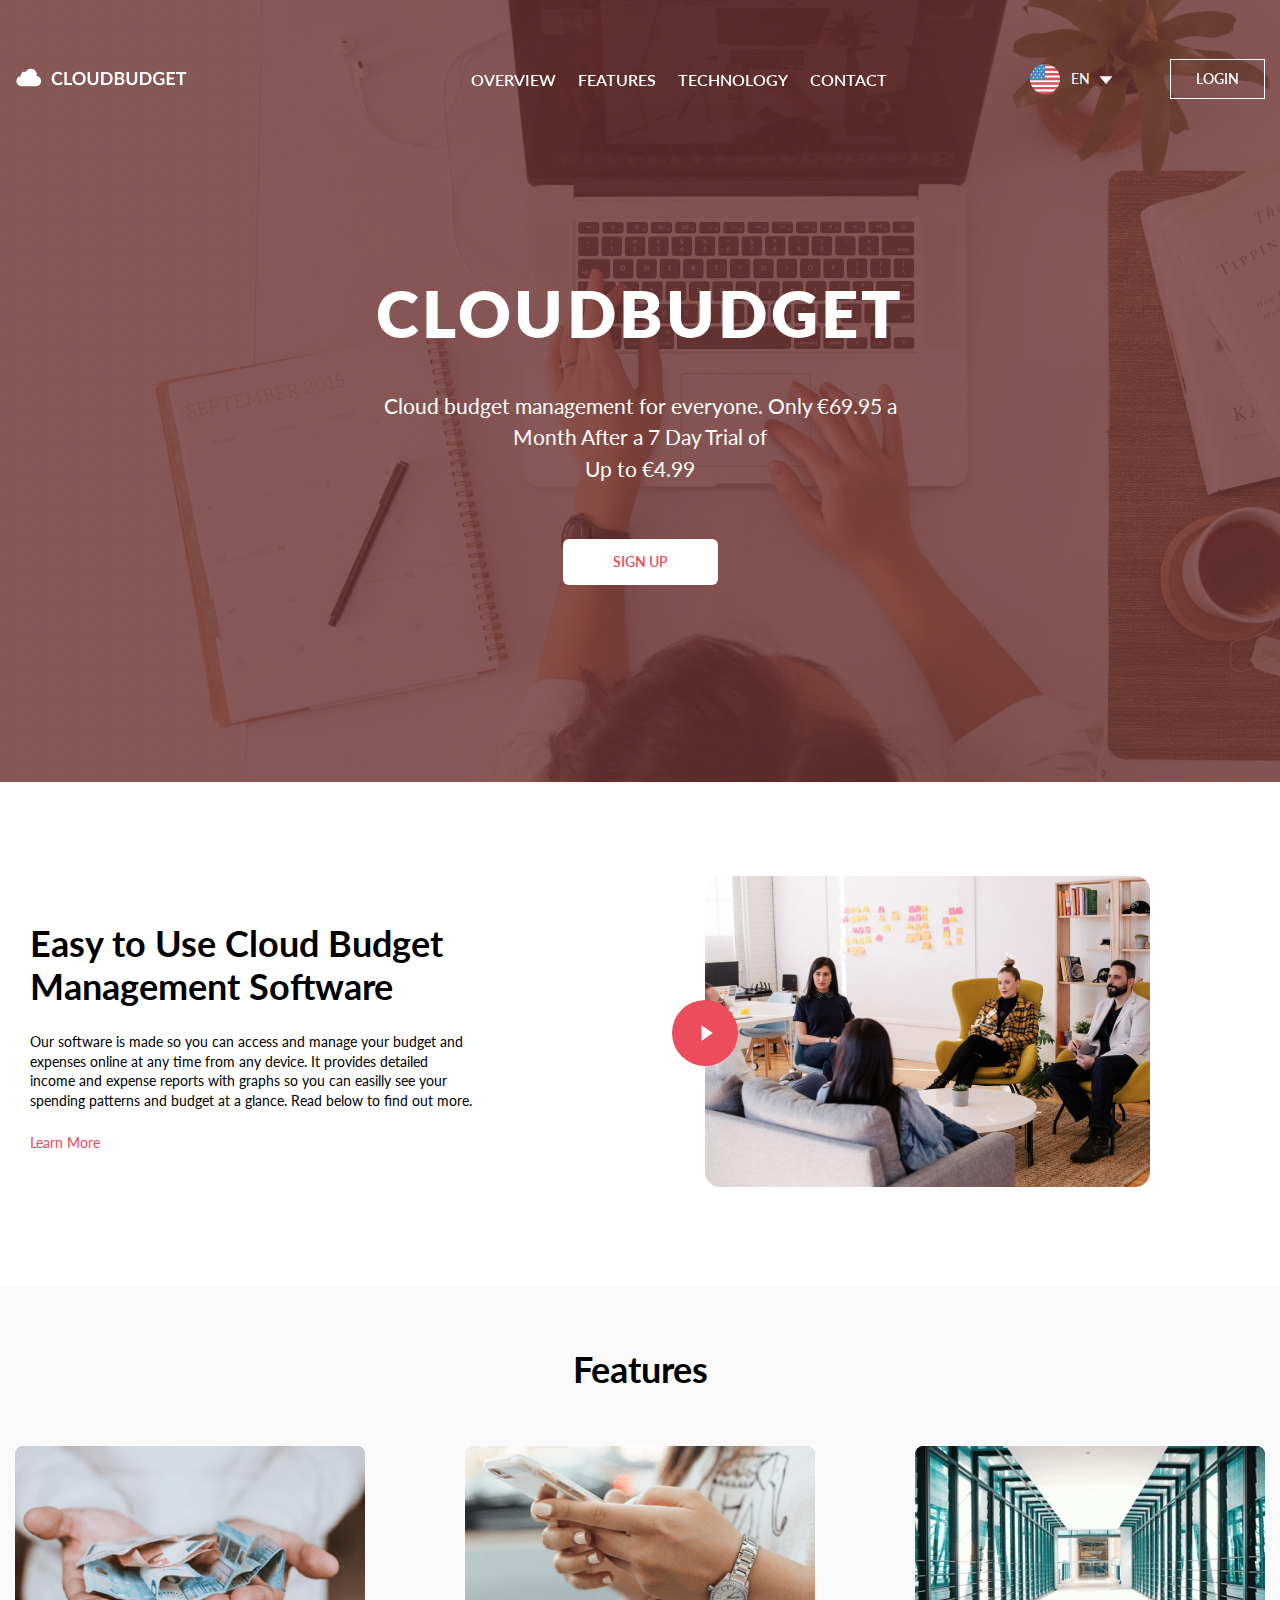
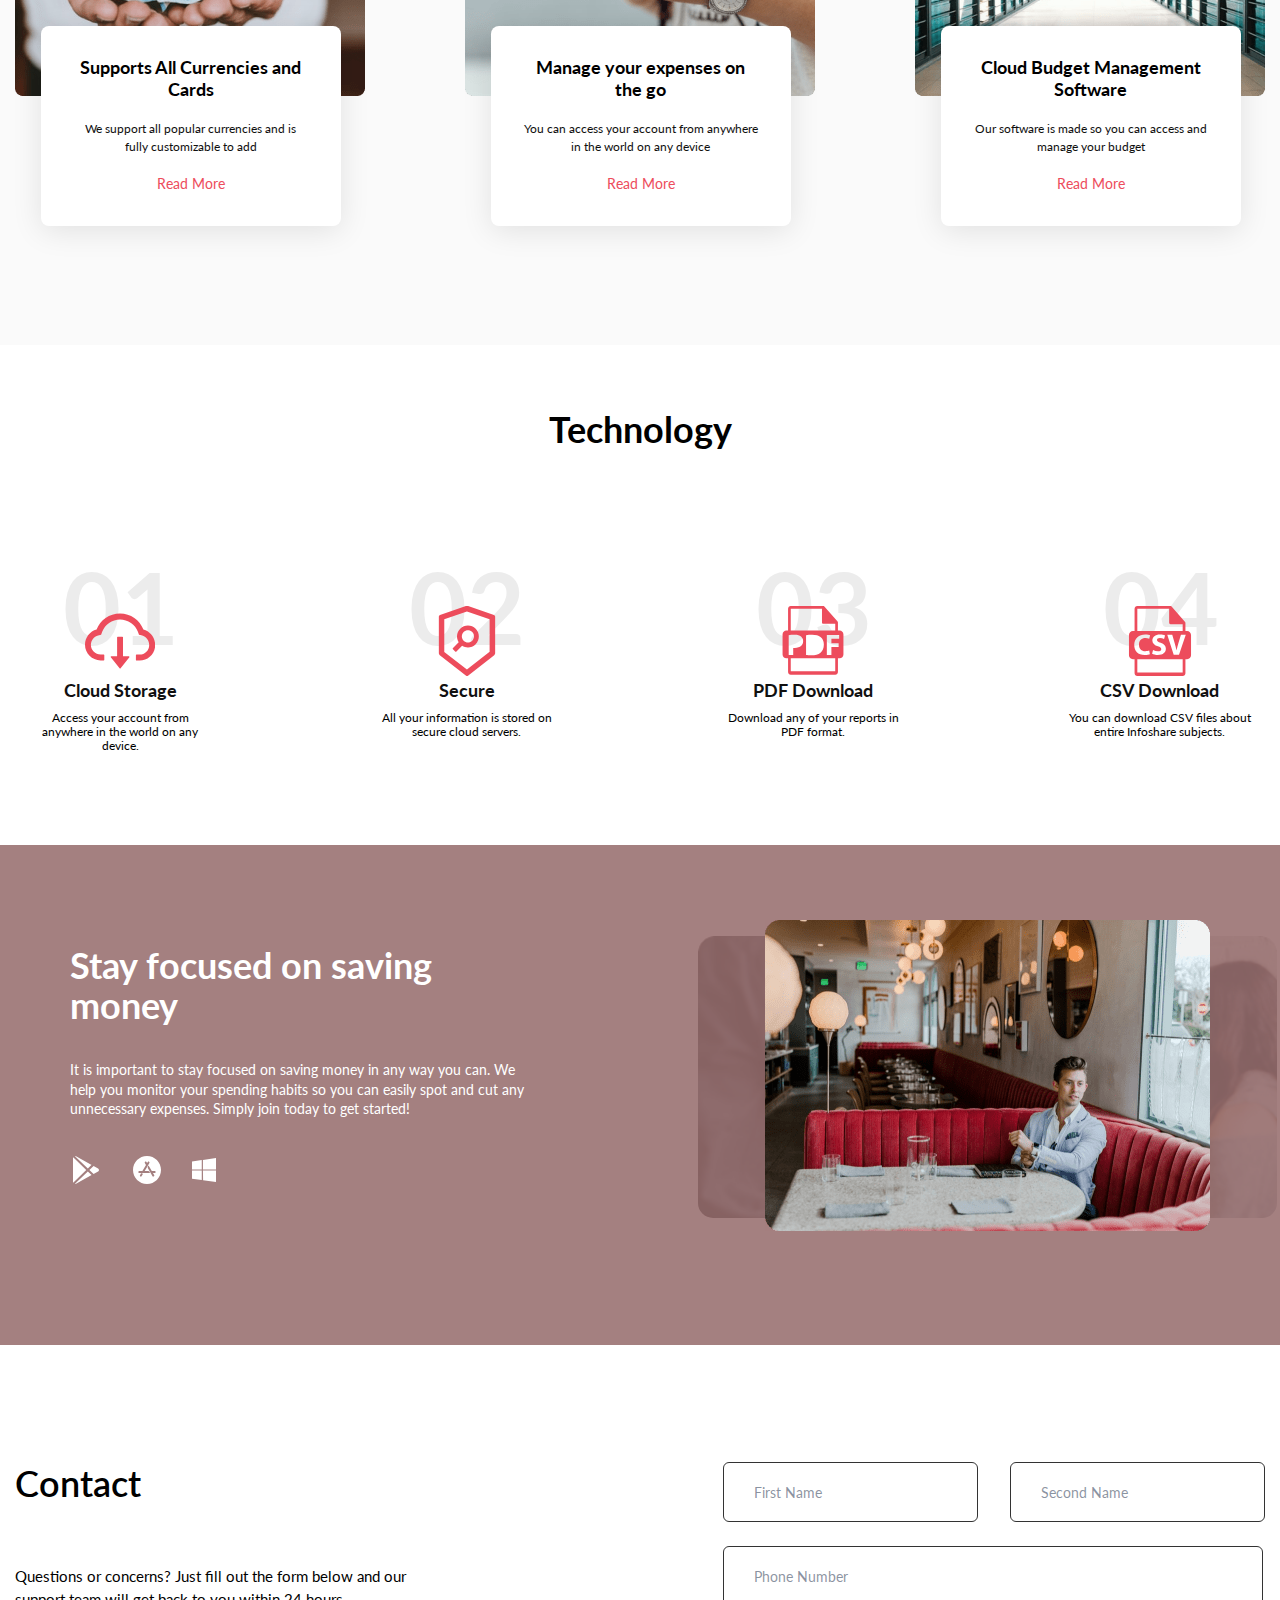
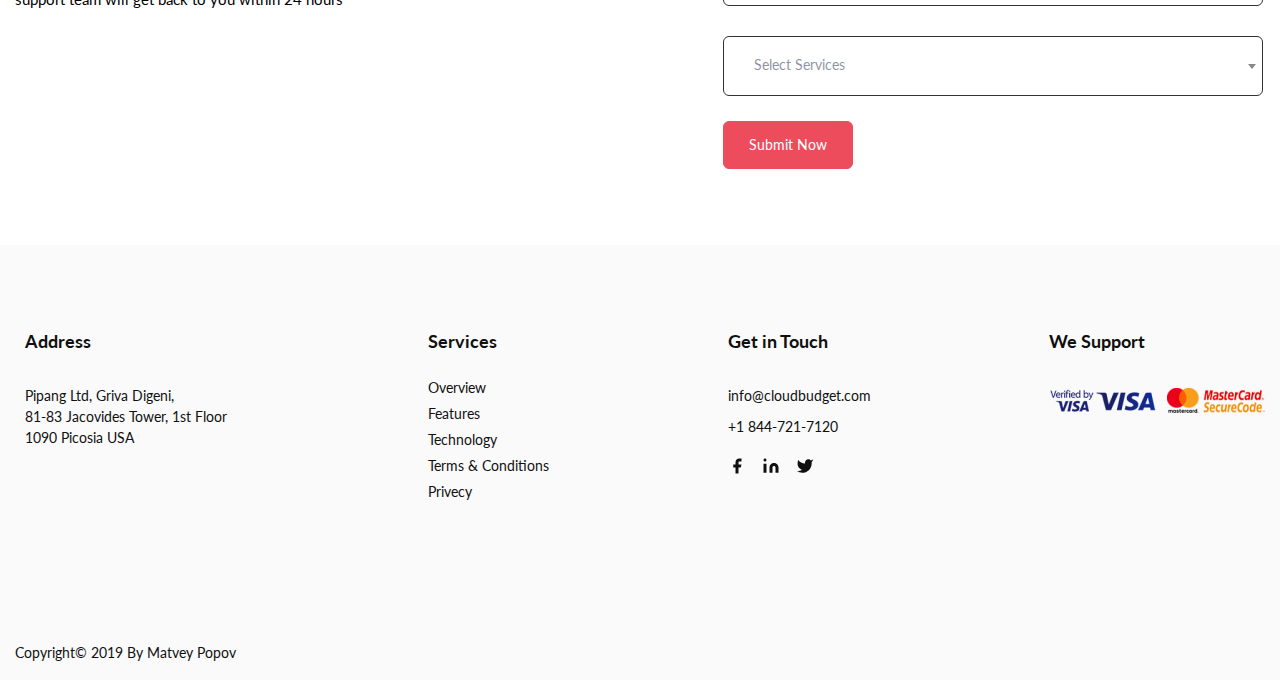
<file: index.html>
<!DOCTYPE html>
<html lang="en">

<head>
    <meta charset="UTF-8">
    <meta name="viewport" content="width=device-width, initial-scale=1.0">
    <meta http-equiv="X-UA-Compatible" content="ie=edge">
    <title>CloudBadget</title>
    <link href="https://fonts.googleapis.com/css?family=Lato:400,700,900&display=swap" rel="stylesheet">
    <link rel="stylesheet" href="css/select2.min.css">
    <link rel="stylesheet" href="css/animate.css">
    <link rel="stylesheet" href="css/style.css">
</head>

<body>
    <div class="wrapper">
        <div class="content">
            <header class="header" style="background-image: url('img/content/header-bg.jpg');">
                <div class="container-fluid">
                    <div class="header__inner">
                        <a href="#"><img src="img/logo.png" alt="logotype" class="header__logo main-logo"></a>
                        <a href="#"><img src="img/simple-logo.png" alt="secondary-logotype"
                                class="mobile-logo header__logo"></a>
                        <nav class="navigation">
                            <div class="burger">
                                <span></span>
                            </div>
                            <ul class="header__menu">

                                <li class="header__menu-item hvr-underline-from-left"><a href="#overview">Overview</a>
                                </li>
                                <li class="header__menu-item hvr-underline-from-left"><a href="#features">Features</a>
                                </li>
                                <li class="header__menu-item hvr-underline-from-left"><a
                                        href="#technology">Technology</a></li>
                                <li class="header__menu-item hvr-underline-from-left"><a href="#contact">Contact</a>
                                </li>
                                <li class="header__menu-item hvr-underline-from-left" style="display: none;">Login
                                </li>
                            </ul>
                        </nav>
                        <div class="flex-container">
                            <div class="header__localization">
                                <div class="header__localization-flag"><img src="img/us-flag.svg" alt="usa-flag"></div>
                                <span class="header__localization-lang">EN</span>
                                <div class="header__localization-arrow"><img src="img/arrow-down.png" alt="arrow-down">
                                </div>

                                <div class="dropdown-content">
                                    <div class="dropdown-flag"><img src="img/content/russia.svg" alt="russian flag">
                                    </div>
                                    <a href="index-ru.html" class="dropdown-lang">RU</a>
                                </div>

                            </div>
                            <button class="header__btn btn hvr-bounce-to-bottom" type="button">Login</button>
                        </div>
                    </div>
                    <div class="header__info">
                        <div class="header__info-title">CloudBudget</div>
                        <div class="header__info-text">
                            Cloud budget management for everyone. Only €69.95 a Month After a 7 Day Trial of <br>
                            Up to €4.99
                        </div>
                        <button type="button" class="header__info-btn btn animated pulse infinite medium">sign
                            up</button>
                    </div>
                </div>
            </header>
            <section class="overview" id="overview">
                <div class="container-fluid">
                    <div class="overview__inner">
                        <div class="overview__info">
                            <div class="overview__info-title">
                                Easy to Use Cloud Budget Management Software
                            </div>
                            <div class="overview__info-text">
                                Our software is made so you can access and manage your budget and expenses online at any
                                time
                                from any device. It provides detailed income and expense reports with graphs so you can
                                easilly
                                see your spending patterns and budget at a glance. Read below to find out more.
                            </div>
                            <a class="overview__info-link" href="#">Learn More</a>
                        </div>
                        <div class="overview__iframe">
                            <img class="overview__iframe-preview" src="img/content/video-bg.jpg" alt="preview">
                            <button class="overview__iframe-btn" type="button"></button>
                        </div>
                    </div>
                </div>
            </section>

            <section class="features" id="features">
                <div class="container-fluid">
                    <div class="title">
                        Features
                    </div>
                    <div class="features__items">

                        <div class="feature__item">
                            <img src="img/content/feature1.png" class="feature__item-img img">
                            <div class="feature__info">
                                <div class="feature__info-title">
                                    Supports All Currencies and Cards
                                </div>
                                <div class="feature__info-text">
                                    We support all popular currencies and is fully customizable to add
                                </div>
                                <a href="#" class="feature__info-link">Read More</a>
                            </div>
                        </div>

                        <div class="feature__item">
                            <img src="img/content/feature2.png" class="feature__item-img img">
                            <div class="feature__info">
                                <div class="feature__info-title">
                                    Manage your expenses on the go
                                </div>
                                <div class="feature__info-text">
                                    You can access your account from anywhere in the world on any device
                                </div>
                                <a href="#" class="feature__info-link">Read More</a>
                            </div>
                        </div>

                        <div class="feature__item">
                            <img src="img/content/feature3.png" class="feature__item-img img">
                            <div class="feature__info">
                                <div class="feature__info-title">
                                    Cloud Budget Management Software
                                </div>
                                <div class="feature__info-text">
                                    Our software is made so you can access and manage your budget
                                </div>
                                <a href="#" class="feature__info-link">Read More</a>
                            </div>
                        </div>

                    </div>
                </div>
            </section>

            <section class="technology" id="technology">
                <div class="container-fluid">
                    <div class="title technology-title">
                        Technology
                    </div>
                    <div class="technology__items">

                        <div class="technology__item">
                            <span class="technology__item-number">01</span>
                            <img class="technology__item-img img" src="img/content/cloud.svg" alt="cloud storage">
                            <div class="technology__item-title">
                                Cloud Storage
                            </div>
                            <div class="technology__item-text">
                                Access your account from anywhere in the world on any device.
                            </div>
                        </div>

                        <div class="technology__item">
                            <span class="technology__item-number">02</span>
                            <img class="technology__item-img img" src="img/content/secure.svg" alt="cloud storage">
                            <div class="technology__item-title">
                                Secure
                            </div>
                            <div class="technology__item-text">
                                All your information is stored on secure cloud servers.
                            </div>
                        </div>

                        <div class="technology__item">
                            <span class="technology__item-number">03</span>
                            <img class="technology__item-img img" src="img/content/pdf.svg" alt="cloud storage">
                            <div class="technology__item-title">
                                PDF Download
                            </div>
                            <div class="technology__item-text">
                                Download any of your reports in PDF format.
                            </div>
                        </div>

                        <div class="technology__item">
                            <span class="technology__item-number">04</span>
                            <img class="technology__item-img img" src="img/content/csv.svg" alt="cloud storage">
                            <div class="technology__item-title">
                                CSV Download
                            </div>
                            <div class="technology__item-text">
                                You can download CSV files about entire Infoshare subjects.
                            </div>
                        </div>

                    </div>
                </div>
            </section>

            <section class="join">
                <div class="container-fluid">
                    <div class="join__inner">
                        <div class="join__info">
                            <div class="join__info-title">
                                Stay focused on saving money
                            </div>
                            <div class="join__info-text">
                                It is important to stay focused on saving money in any way you can. We help you monitor
                                your
                                spending habits so you can easily spot and cut any unnecessary expenses. Simply join
                                today
                                to
                                get
                                started!
                            </div>
                            <div class="join__info-icons">
                                <ul class="icons__list">
                                    <li style="background-image: url('img/content/google.svg');"
                                        class="icons__list-item"><a href="#"></a></li>
                                    <li style="background-image: url('img/content/apple.svg');"
                                        class="icons__list-item"><a href="#"></a></li>
                                    <li style="background-image: url('img/content/windows.svg'); width: 28px; height: 28px;"
                                        class="icons__list-item"><a href="#"></a></li>
                                </ul>
                            </div>
                        </div>
                        <div class="img-wrapper">
                            <img class="join__img-main" src="img/content/join1.png">
                        </div>
                    </div>
                </div>
            </section>
            <section class="contact" id="contact">
                <div class="container-fluid">
                    <div class="contact__inner">
                        <div class="contact__info">
                            <div class="contact__info-title">
                                Contact
                            </div>
                            <div class="contact__info-text">
                                Questions or concerns? Just fill out the form below and our support team will get back
                                to
                                you
                                within 24 hours
                            </div>
                        </div>
                        <form class="contact__form">

                            <label>
                                <input class="medium-field mr-1" type="text" placeholder="First Name">
                            </label>
                            <label>
                                <input class="medium-field" type="text" placeholder="Second Name">
                            </label>

                            <label>
                                <input class="lg-field" type="tel" placeholder="Phone Number" style="display: block">
                            </label>
                            <label>
                                <select name="Services" id="select">
                                    <option value=""></option>
                                    <option value="overview">Overview</option>
                                    <option value="features">Features</option>
                                    <option value="technology">Technology</option>
                                </select>
                            </label>

                            <label>
                                <button class="contact__form-btn" type="submit">Submit
                                    Now</button>
                            </label>
                        </form>
                    </div>
                </div>
            </section>

        </div>
        <div class="footer">
            <footer class="footer">
                <div class="container-fluid">
                    <div class="footer__inner">

                        <div class="footer__address">
                            <div class="footer-title">
                                Address
                            </div>
                            <div class="footer__address-text">
                                Pipang Ltd, Griva Digeni, <br>
                                81-83 Jacovides Tower, 1st Floor
                                1090 Picosia USA
                            </div>
                        </div>

                        <div class="footer__services">
                            <div class="footer-title">
                                Services
                            </div>
                            <ul class="footer__services-menu">
                                <li class="services-menu__item"><a href="#">Overview</a></li>
                                <li class="services-menu__item"><a href="#">Features</a></li>
                                <li class="services-menu__item"><a href="#">Technology</a></li>
                                <li class="services-menu__item"><a href="#">Terms & Conditions</a></li>
                                <li class="services-menu__item"><a href="#">Privecy</a></li>
                            </ul>
                        </div>

                        <div class="footer__contact">
                            <div class="footer-title">
                                Get in Touch
                            </div>
                            <div class="footer__contact-text">
                                info@cloudbudget.com
                            </div>
                            <div class="footer__contact-phone">
                                +1 844-721-7120
                            </div>
                            <div class="footer__contact-icons">
                                <a class="footer__contact-icon" href="#"><img src="img/content/facebook.svg"
                                        alt="facebook"></a>
                                <a class="footer__contact-icon" href="#"><img src="img/content/linkedin.svg"
                                        alt="inkedin"></a>
                                <a class="footer__contact-icon" href="#"><img src="img/content/twitter.svg"
                                        alt="twitter"></a>
                            </div>
                        </div>

                        <div class="footer__support">
                            <div class="footer-title">
                                We Support
                            </div>
                            <div class="footer__support-icons">
                                <img src="img/content/cards.png" alt="supported cards">
                            </div>
                        </div>

                    </div>
                    <p class="copyright">Copyright&copy; 2019 By Matvey Popov</p>
                </div>
            </footer>
        </div>
    </div>



    <a href="#" class="back-to-top">
        <svg class="svg animated infinite slow fadeInUp" xmlns="http://www.w3.org/2000/svg" viewBox="0 0 448 512">
            <path
                d="M34.9 289.5l-22.2-22.2c-9.4-9.4-9.4-24.6 0-33.9L207 39c9.4-9.4 24.6-9.4 33.9 0l194.3 194.3c9.4 9.4 9.4 24.6 0 33.9L413 289.4c-9.5 9.5-25 9.3-34.3-.4L264 168.6V456c0 13.3-10.7 24-24 24h-32c-13.3 0-24-10.7-24-24V168.6L69.2 289.1c-9.3 9.8-24.8 10-34.3.4z">
            </path>

        </svg>
    </a>




    <script src="https://ajax.googleapis.com/ajax/libs/jquery/3.4.1/jquery.min.js"></script>
    </script>
    <script src="js/select2.min.js"></script>
    <script src="js/main.js"></script>
</body>

</html>
</file>
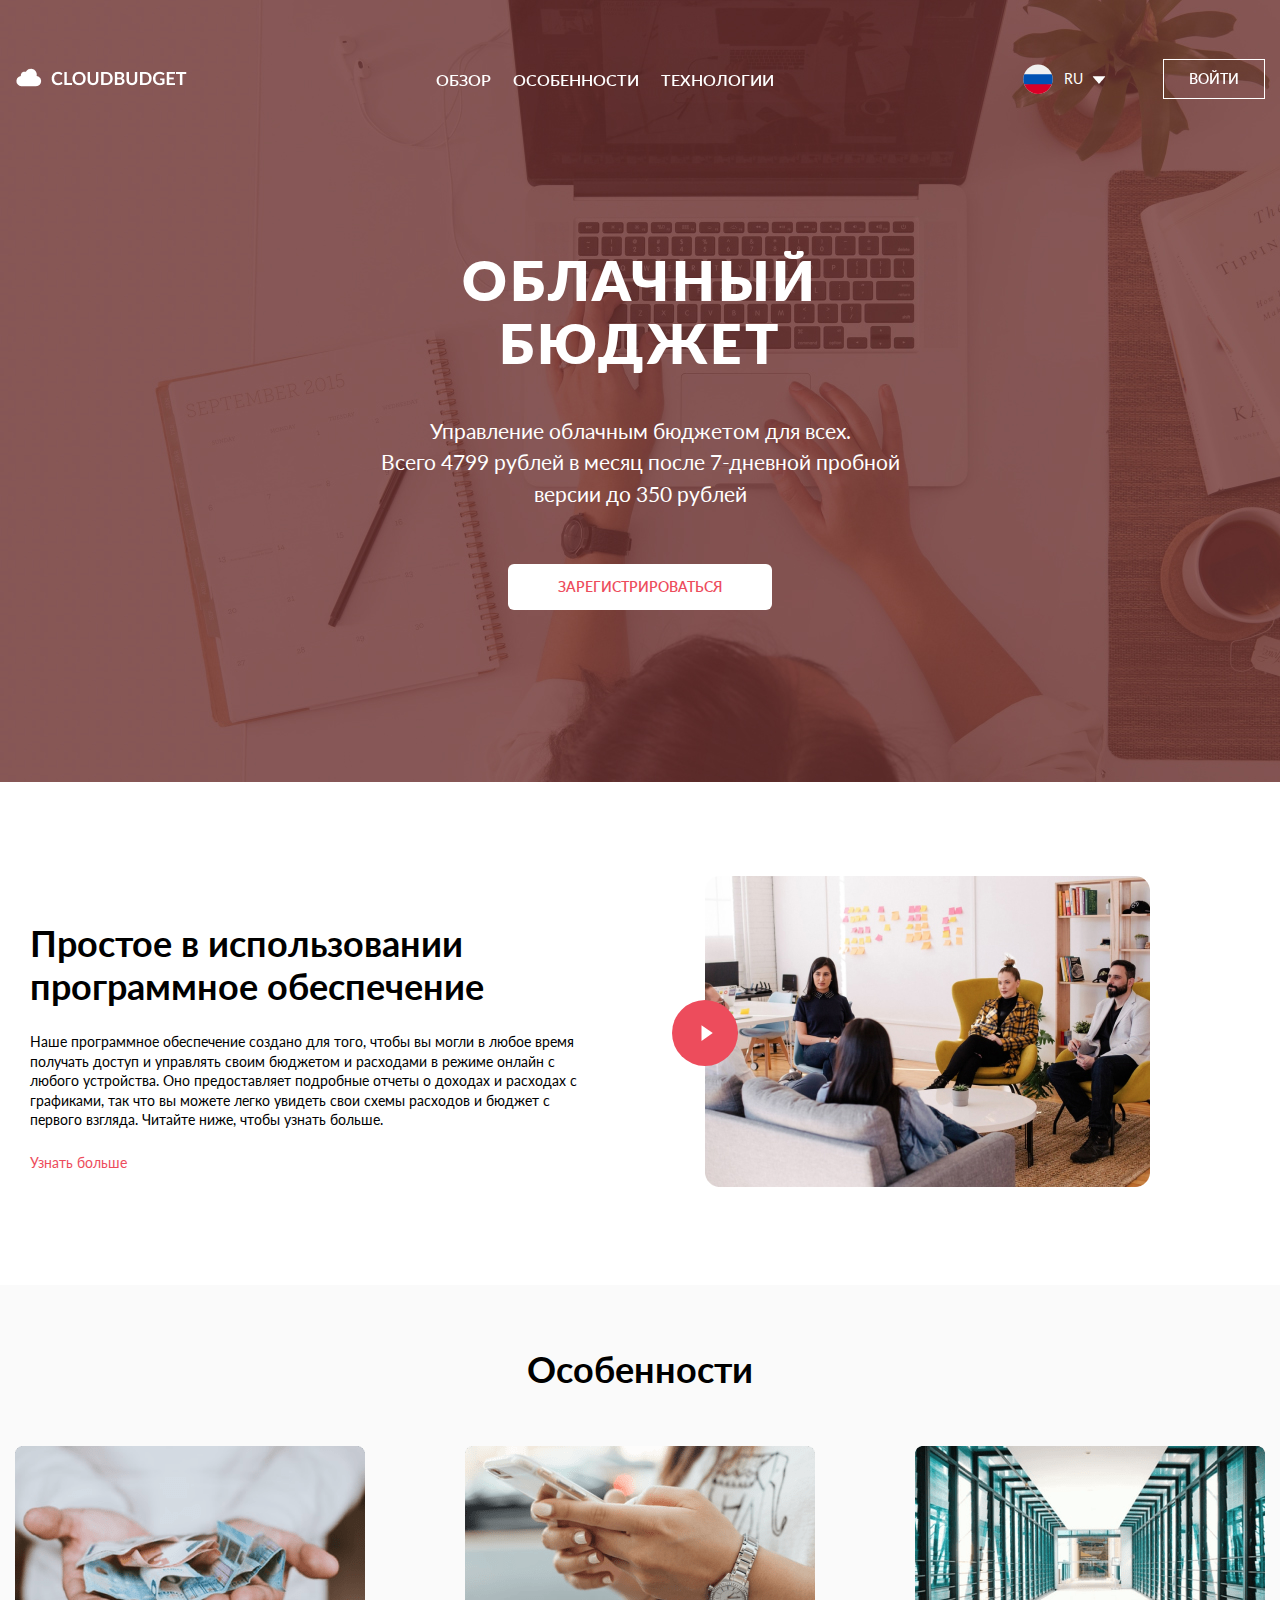
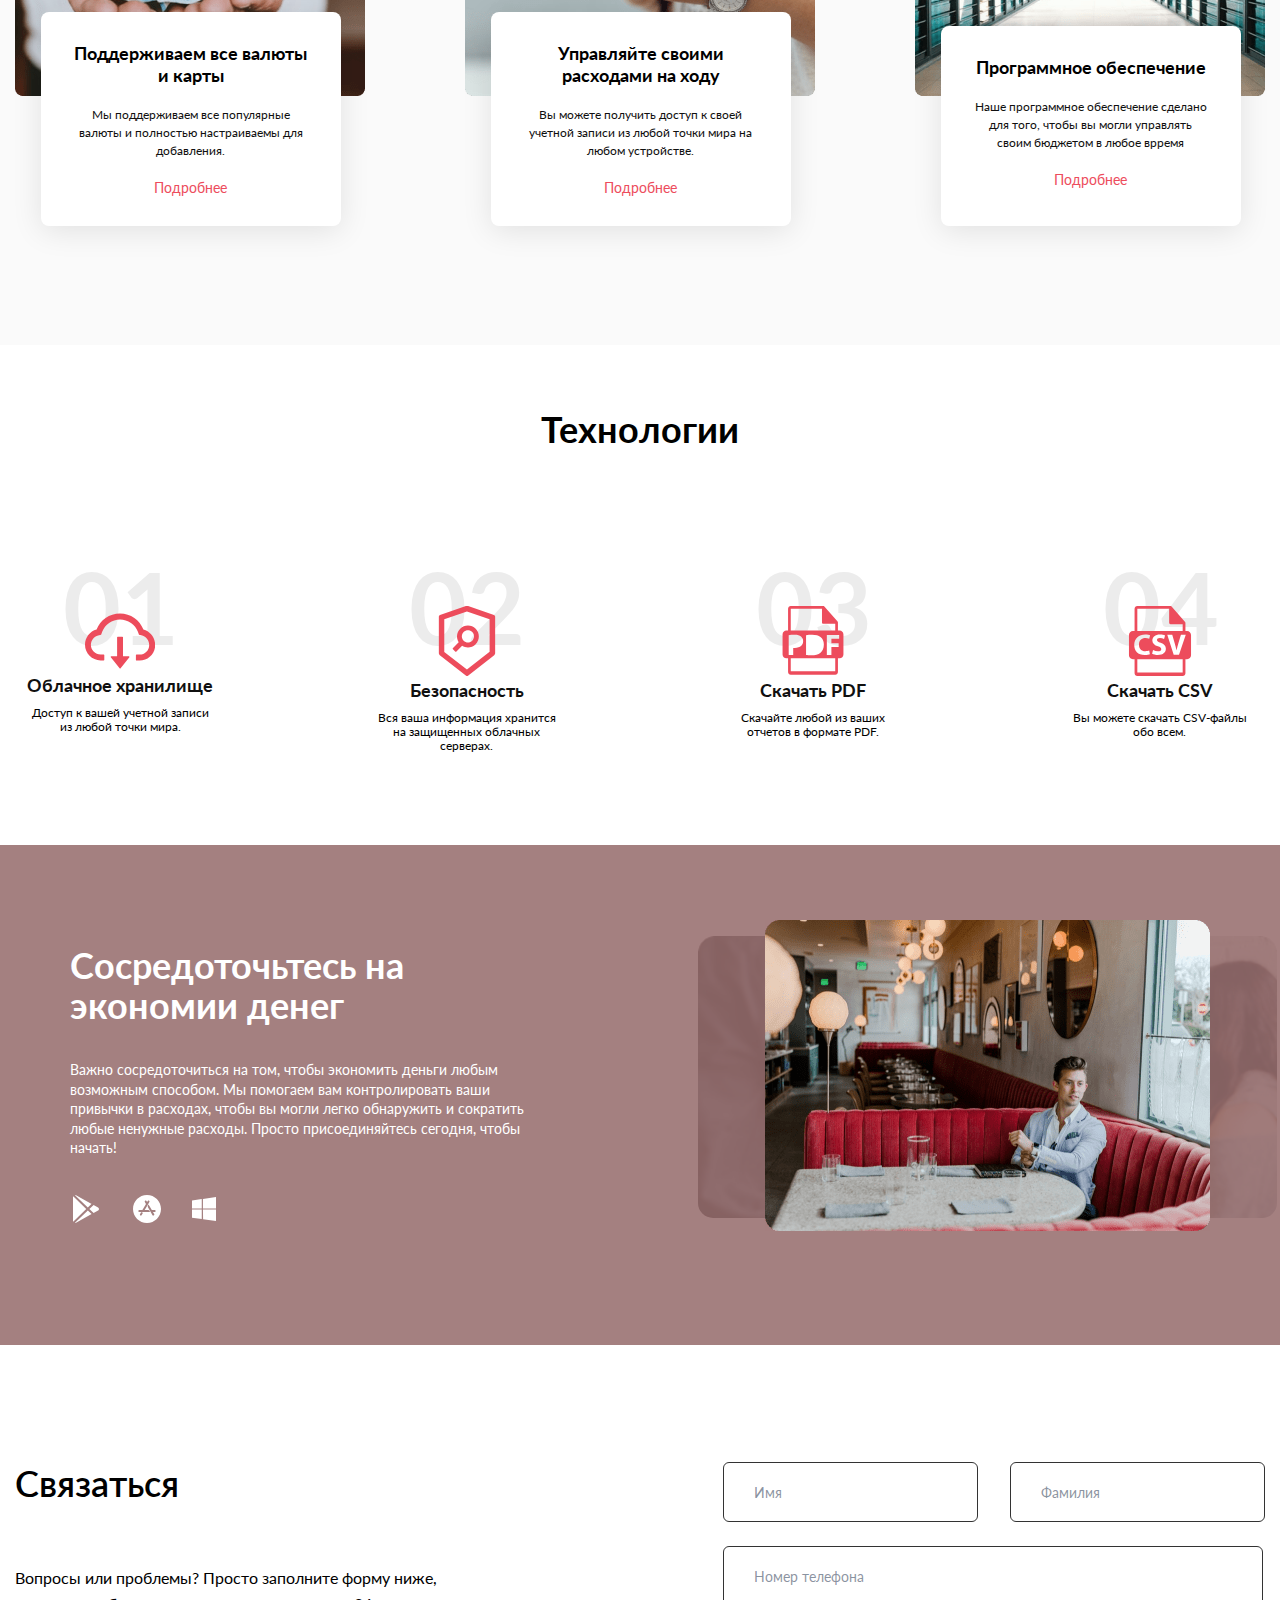
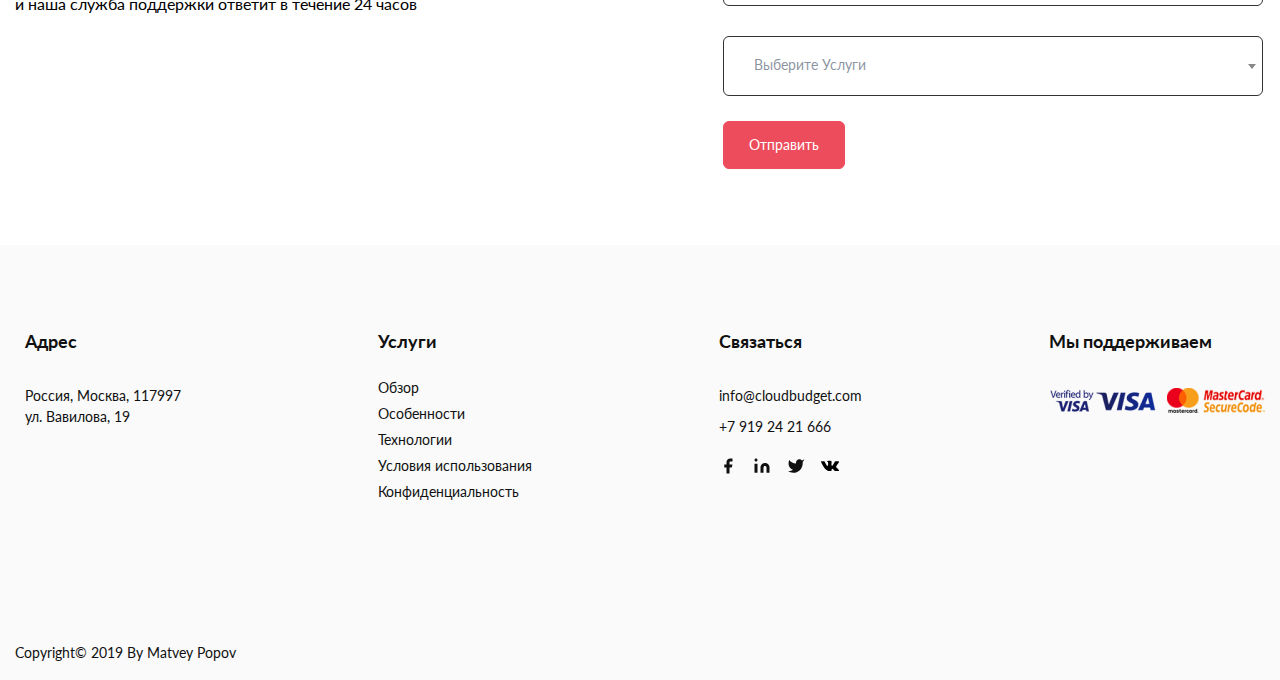
<file: index-ru.html>
<!DOCTYPE html>
<html lang="ru">

<head>
    <meta charset="UTF-8">
    <meta name="viewport" content="width=device-width, initial-scale=1.0">
    <meta http-equiv="X-UA-Compatible" content="ie=edge">
    <title>CloudBadget</title>
    <link href="https://fonts.googleapis.com/css?family=Lato:400,700,900&display=swap" rel="stylesheet">
    <link rel="stylesheet" href="css/select2.min.css">
    <link rel="stylesheet" href="css/animate.css">
    <link rel="stylesheet" href="css/style.css">
</head>

<body>
    <div class="wrapper">
        <div class="content">
            <header class="header" style="background-image: url('img/content/header-bg.jpg');">
                <div class="container-fluid">
                    <div class="header__inner">
                        <a href="#"><img src="img/logo.png" alt="logotype" class="header__logo"></a>
                        <nav class="navigation">
                            <div class="burger">
                                <span></span>
                            </div>
                            <ul class="header__menu">
                                <li class="header__menu-item hvr-underline-from-left"><a href="#overview">Обзор</a></li>
                                <li class="header__menu-item hvr-underline-from-left"><a
                                        href="#features">Особенности</a></li>
                                <li class="header__menu-item hvr-underline-from-left"><a
                                        href="#technology">Технологии</a></li>
                                <li class="header__menu-item hvr-underline-from-left"><a href="#contact">Контакты</a>
                                </li>
                            </ul>
                        </nav>
                        <div class="flex-container">
                            <div class="header__localization">
                                <div class="header__localization-flag"><img src="img/content/russia.svg"
                                        alt="russia flag">
                                </div>
                                <span class="header__localization-lang">RU</span>
                                <div class="header__localization-arrow"><img src="img/arrow-down.png" alt="arrow-down">
                                </div>

                                <div class="dropdown-content">
                                    <div class="dropdown-flag"><img src="img/us-flag.svg" alt="usa flag">
                                    </div>
                                    <a href="index.html" class="dropdown-lang">EN</a>
                                </div>

                            </div>
                            <button class="header__btn btn hvr-bounce-to-bottom" type="button">Войти</button>
                        </div>
                    </div>
                    <div class="header__info ru">
                        <div class="header__info-title ru">Облачный Бюджет</div>
                        <div class="header__info-text">
                            Управление облачным бюджетом для всех. <br>Всего 4799 рублей в месяц после 7-дневной пробной
                            версии до 350 рублей

                        </div>
                        <button type="button"
                            class="header__info-btn btn ru animated pulse infinite medium">Зарегистрироваться</button>
                    </div>
                </div>
            </header>
            <section class="overview" id="overview">
                <div class="container-fluid">
                    <div class="overview__inner">
                        <div class="overview__info ru">
                            <div class="overview__info-title">
                                Простое в использовании программное обеспечение
                            </div>
                            <div class="overview__info-text">
                                Наше программное обеспечение создано для того, чтобы вы могли в любое время получать
                                доступ и управлять своим бюджетом и расходами в режиме онлайн с любого устройства. Оно
                                предоставляет подробные отчеты о доходах и расходах с графиками, так что вы можете легко
                                увидеть свои схемы расходов и бюджет с первого взгляда. Читайте ниже, чтобы узнать
                                больше.
                            </div>
                            <a class="overview__info-link" href="#">Узнать больше</a>
                        </div>
                        <div class="overview__iframe">
                            <img class="overview__iframe-preview" src="img/content/video-bg.jpg" alt="preview">
                            <button class="overview__iframe-btn" type="button"></button>
                        </div>
                    </div>
                </div>
            </section>
            <section class="features" id="features">
                <div class="container-fluid">
                    <div class="title">
                        Особенности
                    </div>
                    <div class="features__items">

                        <div class="feature__item">
                            <img src="img/content/feature1.png" class="feature__item-img img">
                            <div class="feature__info">
                                <div class="feature__info-title">
                                    Поддерживаем все валюты и карты
                                </div>
                                <div class="feature__info-text">
                                    Мы поддерживаем все популярные валюты и полностью настраиваемы для добавления.
                                </div>
                                <a href="#" class="feature__info-link">Подробнее</a>
                            </div>
                        </div>

                        <div class="feature__item">
                            <img src="img/content/feature2.png" class="feature__item-img img">
                            <div class="feature__info">
                                <div class="feature__info-title">
                                    Управляйте своими расходами на ходу
                                </div>
                                <div class="feature__info-text">
                                    Вы можете получить доступ к своей учетной записи из любой точки мира на любом
                                    устройстве.
                                </div>
                                <a href="#" class="feature__info-link">Подробнее</a>
                            </div>
                        </div>

                        <div class="feature__item">
                            <img src="img/content/feature3.png" class="feature__item-img img">
                            <div class="feature__info">
                                <div class="feature__info-title">
                                    Программное обеспечение
                                </div>
                                <div class="feature__info-text">
                                    Наше программное обеспечение сделано для того, чтобы вы могли
                                    управлять своим бюджетом в любое врремя
                                </div>
                                <a href="#" class="feature__info-link">Подробнее</a>
                            </div>
                        </div>

                    </div>
                </div>
            </section>
            <section class="technology" id="technology">
                <div class="container-fluid">
                    <div class="title technology-title">
                        Технологии
                    </div>
                    <div class="technology__items">

                        <div class="technology__item">
                            <span class="technology__item-number">01</span>
                            <img class="technology__item-img img" src="img/content/cloud.svg" alt="cloud storage">
                            <div class="technology__item-title ru">
                                Облачное хранилище
                            </div>
                            <div class="technology__item-text">
                                Доступ к вашей учетной записи из любой точки мира.
                            </div>
                        </div>

                        <div class="technology__item">
                            <span class="technology__item-number">02</span>
                            <img class="technology__item-img img" src="img/content/secure.svg" alt="cloud storage">
                            <div class="technology__item-title">
                                Безопасность
                            </div>
                            <div class="technology__item-text">
                                Вся ваша информация хранится на защищенных облачных серверах.
                            </div>
                        </div>

                        <div class="technology__item">
                            <span class="technology__item-number">03</span>
                            <img class="technology__item-img img" src="img/content/pdf.svg" alt="cloud storage">
                            <div class="technology__item-title">
                                Скачать PDF
                            </div>
                            <div class="technology__item-text">
                                Скачайте любой из ваших отчетов в формате PDF.
                            </div>
                        </div>

                        <div class="technology__item">
                            <span class="technology__item-number">04</span>
                            <img class="technology__item-img img" src="img/content/csv.svg" alt="cloud storage">
                            <div class="technology__item-title">
                                Скачать CSV
                            </div>
                            <div class="technology__item-text">
                                Вы можете скачать CSV-файлы обо всем.
                            </div>
                        </div>

                    </div>
                </div>
            </section>
            <section class="join">
                <div class="container-fluid">
                    <div class="join__inner">
                        <div class="join__info">
                            <div class="join__info-title">
                                Сосредоточьтесь на экономии денег
                            </div>
                            <div class="join__info-text">
                                Важно сосредоточиться на том, чтобы экономить деньги любым возможным способом. Мы
                                помогаем вам контролировать ваши привычки в расходах, чтобы вы могли легко обнаружить и
                                сократить любые ненужные расходы. Просто присоединяйтесь сегодня, чтобы начать!
                            </div>
                            <div class="join__info-icons">
                                <ul class="icons__list">
                                    <li style="background-image: url('img/content/google.svg');"
                                        class="icons__list-item"><a href="#"></a></li>
                                    <li style="background-image: url('img/content/apple.svg');"
                                        class="icons__list-item"><a href="#"></a></li>
                                    <li style="background-image: url('img/content/windows.svg'); width: 28px; height: 28px;"
                                        class="icons__list-item"><a href="#"></a></li>
                                </ul>
                            </div>
                        </div>
                        <div class="img-wrapper">
                            <img class="join__img-main" src="img/content/join1.png">
                        </div>
                    </div>
                </div>
            </section>
            <section class="contact" id="contact">
                <div class="container-fluid">
                    <div class="contact__inner">
                        <div class="contact__info">
                            <div class="contact__info-title">
                                Связаться
                            </div>
                            <div class="contact__info-text ru">
                                Вопросы или проблемы? Просто заполните форму ниже, и наша служба поддержки ответит в
                                течение 24 часов
                            </div>
                        </div>
                        <form class="contact__form">

                            <label>
                                <input class="medium-field mr-1" type="text" placeholder="Имя">
                            </label>
                            <label>
                                <input class="medium-field" type="text" placeholder="Фамилия">
                            </label>

                            <label>
                                <input class="lg-field" type="tel" placeholder="Номер телефона" style="display: block">
                            </label>
                            <label>
                                <select name="Services" id="select" class="ru">
                                    <option value=""></option>
                                    <option value="overview">Обзор</option>
                                    <option value="features">Особенности</option>
                                    <option value="technology">Технологии</option>
                                </select>
                            </label>
                            <label>
                                <button class="contact__form-btn" type="submit" style="display:block">Отправить</button>
                            </label>
                        </form>
                    </div>
                </div>
            </section>
        </div>
        <div class="footer">
            <footer class="footer">
                <div class="container-fluid">
                    <div class="footer__inner">

                        <div class="footer__address">
                            <div class="footer-title">
                                Адрес
                            </div>
                            <div class="footer__address-text">
                                Россия, Москва, 117997 <br>
                                ул. Вавилова, 19 <br>
                            </div>
                        </div>

                        <div class="footer__services">
                            <div class="footer-title">
                                Услуги
                            </div>
                            <ul class="footer__services-menu">
                                <li class="services-menu__item"><a href="#">Обзор</a></li>
                                <li class="services-menu__item"><a href="#">Особенности</a></li>
                                <li class="services-menu__item"><a href="#">Технологии</a></li>
                                <li class="services-menu__item"><a href="#">Условия использования</a></li>
                                <li class="services-menu__item"><a href="#">
                                        Конфиденциальность</a></li>
                            </ul>
                        </div>

                        <div class="footer__contact">
                            <div class="footer-title">

                                Связаться
                            </div>
                            <div class="footer__contact-text">
                                info@cloudbudget.com
                            </div>
                            <div class="footer__contact-phone">
                                +7 919 24 21 666
                            </div>
                            <div class="footer__contact-icons">
                                <a class="footer__contact-icon" href="#"><img src="img/content/facebook.svg"
                                        alt="facebook"></a>
                                <a class="footer__contact-icon" href="#"><img src="img/content/linkedin.svg"
                                        alt="inkedin"></a>
                                <a class="footer__contact-icon" href="#"><img src="img/content/twitter.svg"
                                        alt="twitter"></a>
                                <a class="footer__contact-icon" href="#"><img src="img/content/vk.svg" alt="vk"></a>
                            </div>
                        </div>

                        <div class="footer__support">
                            <div class="footer-title">

                                Мы поддерживаем
                            </div>
                            <div class="footer__support-icons">
                                <img src="img/content/cards.png" alt="supported cards">
                            </div>
                        </div>

                    </div>
                    <p class="copyright">Copyright&copy; 2019 By Matvey Popov</p>
                </div>
            </footer>
        </div>
    </div>

    <a href="#" class="back-to-top">
        <svg class="svg animated infinite slow fadeInUp" xmlns="http://www.w3.org/2000/svg" viewBox="0 0 448 512">
            <path
                d="M34.9 289.5l-22.2-22.2c-9.4-9.4-9.4-24.6 0-33.9L207 39c9.4-9.4 24.6-9.4 33.9 0l194.3 194.3c9.4 9.4 9.4 24.6 0 33.9L413 289.4c-9.5 9.5-25 9.3-34.3-.4L264 168.6V456c0 13.3-10.7 24-24 24h-32c-13.3 0-24-10.7-24-24V168.6L69.2 289.1c-9.3 9.8-24.8 10-34.3.4z">
            </path>

        </svg>
    </a>

    <script src="https://ajax.googleapis.com/ajax/libs/jquery/3.4.1/jquery.min.js"></script>
    <script src="js/select2.min.js"></script>
    <script src="js/main.js"></script>
</body>

</html>
</file>
<file: css/style.css>
html{line-height:1.15;-webkit-text-size-adjust:100%}body{margin:0}main{display:block}h1{font-size:2em;margin:0.67em 0}hr{-webkit-box-sizing:content-box;box-sizing:content-box;height:0;overflow:visible}pre{font-family:monospace, monospace;font-size:1em}a{background-color:transparent}abbr[title]{border-bottom:none;text-decoration:underline;-webkit-text-decoration:underline dotted;text-decoration:underline dotted}b,strong{font-weight:bolder}code,kbd,samp{font-family:monospace, monospace;font-size:1em}small{font-size:80%}sub,sup{font-size:75%;line-height:0;position:relative;vertical-align:baseline}sub{bottom:-0.25em}sup{top:-0.5em}img{border-style:none}button,input,optgroup,select,textarea{font-family:inherit;font-size:100%;line-height:1.15;margin:0}button,input{overflow:visible}button,select{text-transform:none}[type=button],[type=reset],[type=submit],button{-webkit-appearance:button}[type=button]::-moz-focus-inner,[type=reset]::-moz-focus-inner,[type=submit]::-moz-focus-inner,button::-moz-focus-inner{border-style:none;padding:0}[type=button]:-moz-focusring,[type=reset]:-moz-focusring,[type=submit]:-moz-focusring,button:-moz-focusring{outline:1px dotted ButtonText}fieldset{padding:0.35em 0.75em 0.625em}legend{-webkit-box-sizing:border-box;box-sizing:border-box;color:inherit;display:table;max-width:100%;padding:0;white-space:normal}progress{vertical-align:baseline}textarea{overflow:auto}[type=checkbox],[type=radio]{-webkit-box-sizing:border-box;box-sizing:border-box;padding:0}[type=number]::-webkit-inner-spin-button,[type=number]::-webkit-outer-spin-button{height:auto}[type=search]{-webkit-appearance:textfield;outline-offset:-2px}[type=search]::-webkit-search-decoration{-webkit-appearance:none}::-webkit-file-upload-button{-webkit-appearance:button;font:inherit}details{display:block}summary{display:list-item}template{display:none}[hidden]{display:none}html{-webkit-box-sizing:border-box;box-sizing:border-box;height:100%}*,:after,:before{-webkit-box-sizing:inherit;box-sizing:inherit}body{font-family:"Lato", sans-serif;font-weight:400;font-size:14px;height:100%}li{display:inline-block}ul{padding:0;margin:0}a{text-decoration:none;color:#ED4C5C}img{display:inline-block}.wrapper{display:-webkit-box;display:-ms-flexbox;display:flex;-webkit-box-orient:vertical;-webkit-box-direction:normal;-ms-flex-direction:column;flex-direction:column;min-height:100%}.content{-webkit-box-flex:1;-ms-flex:1 0 auto;flex:1 0 auto}.footer{-webkit-box-flex:0;-ms-flex:0 0 auto;flex:0 0 auto}.container-fluid{max-width:1440px;margin:0 auto;padding:0 15px}.title{font-size:36px;line-height:43px;font-weight:700;text-align:center;padding:63px 0 55px}.img{background-position:center center;background-size:cover;background-repeat:no-repeat}.select2{width:100%!important}.mr-1{margin-right:28px}.footer-title{font-size:18px;line-height:22px;font-weight:700;margin-top:85px;margin-bottom:33px}.rotate{-webkit-transition:all 0.4s ease-in-out;-o-transition:all 0.4s ease-in-out;transition:all 0.4s ease-in-out;-webkit-transform:rotate(180deg);-ms-transform:rotate(180deg);transform:rotate(180deg)}svg{position:fixed;right:10px;bottom:200px;width:42px;height:42px;border-radius:50%;fill:rgba(0, 0, 0, 0.6);display:none}svg:hover{fill:rgba(0, 0, 0, 0.89)}@-webkit-keyframes hvr-ripple-out{to{top:-12px;right:-12px;bottom:-12px;left:-12px;opacity:0}}@keyframes hvr-ripple-out{to{top:-12px;right:-12px;bottom:-12px;left:-12px;opacity:0}}.hvr-ripple-out{display:inline-block;vertical-align:middle;-webkit-transform:perspective(1px) translateZ(0);transform:perspective(1px) translateZ(0);-webkit-box-shadow:0 0 1px rgba(0, 0, 0, 0);box-shadow:0 0 1px rgba(0, 0, 0, 0);position:relative}.hvr-ripple-out:before{content:'';position:absolute;border:#ED4C5C solid 6px;top:0;right:0;bottom:0;left:0;-webkit-animation-duration:1s;-webkit-animation-iteration-count:infinite;animation-iteration-count:infinite;animation-duration:1s}.hvr-ripple-out:active:before,.hvr-ripple-out:focus:before,.hvr-ripple-out:hover:before{-webkit-animation-name:hvr-ripple-out;animation-name:hvr-ripple-out}.hvr-bounce-to-bottom{display:inline-block;vertical-align:middle;-webkit-transform:perspective(1px) translateZ(0);transform:perspective(1px) translateZ(0);-webkit-box-shadow:0 0 1px rgba(0, 0, 0, 0);box-shadow:0 0 1px rgba(0, 0, 0, 0);position:relative;-webkit-transition-property:color;-o-transition-property:color;transition-property:color;-webkit-transition-duration:.5s;-o-transition-duration:.5s;transition-duration:.5s}.hvr-bounce-to-bottom:before{content:"";position:absolute;z-index:-1;top:0;left:0;right:0;bottom:0;background:#fff;-webkit-transform:scaleY(0);-ms-transform:scaleY(0);transform:scaleY(0);-webkit-transform-origin:50% 0;-ms-transform-origin:50% 0;transform-origin:50% 0;-webkit-transition-property:transform;-webkit-transition-property:-webkit-transform;transition-property:-webkit-transform;-o-transition-property:transform;transition-property:transform;transition-property:transform, -webkit-transform;-webkit-transition-duration:.5s;-o-transition-duration:.5s;transition-duration:.5s;-webkit-transition-timing-function:ease-out;-o-transition-timing-function:ease-out;transition-timing-function:ease-out}.hvr-bounce-to-bottom:active,.hvr-bounce-to-bottom:focus,.hvr-bounce-to-bottom:hover{color:#000}.hvr-bounce-to-bottom:active:before,.hvr-bounce-to-bottom:focus:before,.hvr-bounce-to-bottom:hover:before{-webkit-transform:scaleY(1);-ms-transform:scaleY(1);transform:scaleY(1);-webkit-transition-timing-function:cubic-bezier(0.52, 1.64, 0.37, 0.66);-o-transition-timing-function:cubic-bezier(0.52, 1.64, 0.37, 0.66);transition-timing-function:cubic-bezier(0.52, 1.64, 0.37, 0.66)}.hvr-underline-from-left{display:inline-block;vertical-align:middle;-webkit-transform:perspective(1px) translateZ(0);transform:perspective(1px) translateZ(0);-webkit-box-shadow:0 0 1px rgba(0, 0, 0, 0);box-shadow:0 0 1px rgba(0, 0, 0, 0);position:relative;overflow:hidden}.hvr-underline-from-left:before{content:"";position:absolute;z-index:-1;left:0;right:100%;bottom:0;background:coral;height:4px;-webkit-transition-property:right;-o-transition-property:right;transition-property:right;-webkit-transition-duration:.3s;-o-transition-duration:.3s;transition-duration:.3s;-webkit-transition-timing-function:ease-out;-o-transition-timing-function:ease-out;transition-timing-function:ease-out}.hvr-underline-from-left:active:before,.hvr-underline-from-left:focus:before,.hvr-underline-from-left:hover:before{right:0}.burger{display:none;width:50px;height:50px;position:absolute;left:1%;top:50%;-webkit-transform:translateY(-50%);-ms-transform:translateY(-50%);transform:translateY(-50%);cursor:pointer}.burger span{display:block;position:absolute;top:50%;left:50%;-webkit-transform:translate(-50%, -50%);-ms-transform:translate(-50%, -50%);transform:translate(-50%, -50%);width:25px;height:4px;background-color:#f6f6f6}.burger span:after,.burger span:before{content:'';position:absolute;width:25px;height:4px;background-color:#f6f6f6}.burger span:before{bottom:8px}.burger span:after{top:8px}.header{min-height:782px;background-position:center center;background-size:cover;background-repeat:no-repeat;color:#fff}.header__inner{display:-webkit-box;display:-ms-flexbox;display:flex;-webkit-box-pack:justify;-ms-flex-pack:justify;justify-content:space-between;-webkit-box-align:center;-ms-flex-align:center;align-items:center;padding-top:59px}.header__inner .flex-container{display:-webkit-box;display:-ms-flexbox;display:flex;-webkit-box-align:center;-ms-flex-align:center;align-items:center}.header .mobile-logo{display:none}.header__btn{padding:11px 25px;color:#fff;border:1px solid #fff;background-color:transparent;text-transform:uppercase;font-weight:600;cursor:pointer}.header__localization{position:relative;margin-right:55px;padding-right:25px;padding-left:42px}.header__localization .dropdown-content{padding-left:42px;display:-webkit-box;display:-ms-flexbox;display:flex;-webkit-box-align:center;-ms-flex-align:center;align-items:center;position:absolute;top:20px;left:0;margin-top:12px;max-width:120px;width:100%;height:50px;display:none}.header__localization .dropdown-content .dropdown-flag{position:absolute;left:0;width:32px;height:32px}.header__localization .dropdown-content .dropdown-lang{color:#fff;height:30px;display:-webkit-box;display:-ms-flexbox;display:flex;-webkit-box-align:center;-ms-flex-align:center;align-items:center}.header__localization-flag{position:absolute;top:-8px;left:0;width:32px;height:32px}.header__localization-arrow{position:absolute;top:0;right:0;width:18px;height:18px;-webkit-transition:-webkit-transform 0.3s ease-in;transition:-webkit-transform 0.3s ease-in;-o-transition:transform 0.3s ease-in;transition:transform 0.3s ease-in;transition:transform 0.3s ease-in, -webkit-transform 0.3s ease-in}.header__menu-item{text-transform:uppercase;line-height:17px;font-size:16px;vertical-align:center;font-weight:600}.header__menu-item a{color:#fff}.header__menu-item+.header__menu-item{margin-left:18px}.header__info{display:block;margin:0 auto;margin-top:177px;max-width:580px;text-align:center}.header__info.ru{margin-top:150px}.header__info-title.ru{font-size:55px}.header__info-title{font-size:72px;letter-spacing:0.05em;font-weight:800;text-transform:uppercase}.header__info-text{margin-top:39px;padding:0 15px;font-size:24px;line-height:150%}.header__info-btn{background-color:#fff;border:none;padding:15px 50px;text-transform:uppercase;border-radius:6px;margin-top:55px;color:#ED4C5C;font-weight:600;cursor:pointer}.overview__inner{display:-webkit-box;display:-ms-flexbox;display:flex;-webkit-box-pack:justify;-ms-flex-pack:justify;justify-content:space-between;padding-bottom:95px;padding-right:15px;padding-left:15px}.overview__info{max-width:445px}.overview__info.ru{max-width:550px}.overview__info-title{font-size:36px;line-height:43px;font-weight:700;margin-top:140px}.overview__info-text{line-height:140%;margin-top:24px;margin-bottom:25px}.overview__iframe{margin-top:94px;position:relative;margin-right:100px}.overview__iframe-btn{position:absolute;padding:0;width:66px;height:66px;border:none;border-radius:50%;background-color:#ED4C5C;left:0;top:50%;cursor:pointer;-webkit-transform:translate(-50%, -50%);-ms-transform:translate(-50%, -50%);transform:translate(-50%, -50%)}.overview__iframe-btn:before{content:'';position:absolute;background-image:url("../img/content/video-play.svg");background-repeat:no-repeat;background-position:center;width:18px;height:18px;top:24px;left:26px}.features{min-height:660px;background-color:#fafafa}.features__items{display:-webkit-box;display:-ms-flexbox;display:flex;-webkit-box-pack:justify;-ms-flex-pack:justify;justify-content:space-between}.features .feature__item{position:relative;display:inline-block}.features .feature__info{max-width:300px;min-height:200px;padding:30px 32px;text-align:center;background-color:#fff;-webkit-box-shadow:0px 5px 30px rgba(0, 0, 0, 0.1);box-shadow:0px 5px 30px rgba(0, 0, 0, 0.1);border-radius:8px;position:absolute;bottom:-50%;right:7%}.features .feature__info-title{font-size:18px;line-height:22px;font-weight:700;margin-bottom:20px}.features .feature__info-text{font-size:12px;line-height:150%;color:#101010;margin-bottom:20px}.technology{min-height:500px}.technology-title{margin-bottom:100px}.technology__items{display:-webkit-box;display:-ms-flexbox;display:flex;-webkit-box-pack:justify;-ms-flex-pack:justify;justify-content:space-between}.technology__item{max-width:210px;padding:0 10px;text-align:center;position:relative}.technology__item-img{width:70px;height:70px}.technology__item-title.ru{margin-top:-5px}.technology__item-title{font-size:18px;line-height:22px;font-weight:700;color:#101010}.technology__item-text{margin-top:10px;font-size:12px;line-height:14px}.technology__item-number{color:rgba(16, 16, 16, 0.08);font-size:100px;line-height:120px;font-weight:700;position:absolute;bottom:59%;right:22%;z-index:-1}.join{min-height:500px;background-color:rgba(134, 86, 86, 0.75);padding-right:55px;padding-left:55px}.join__inner{display:-webkit-box;display:-ms-flexbox;display:flex;-webkit-box-pack:justify;-ms-flex-pack:justify;justify-content:space-between;position:relative}.join__inner .img-wrapper{position:relative;background-repeat:no-repeat;margin-top:75px}.join__inner .img-wrapper img{max-width:100%}.join__inner .img-wrapper:after,.join__inner .img-wrapper:before{content:'';position:absolute;background-repeat:no-repeat;background-size:cover;width:100%;height:90%;left:-15%;bottom:5%;z-index:-1;border-radius:15px}.join__inner .img-wrapper:before{left:-15%;bottom:5%;background-image:url("../img/content/join2.png")}.join__inner .img-wrapper:after{left:15%;bottom:5%;background-image:url("../img/content/join3.png")}.join__info{max-width:455px;margin-top:100px;color:#fff}.join__info-title{font-size:36px;line-height:40px;font-weight:700;margin-bottom:35px}.join__info-text{line-height:140%;margin-bottom:35px}.join__info-icons ul li a{display:block;height:32px}.join__info-icons .icons__list .icons__list-item{width:32px;height:32px;background-repeat:no-repeat}.join__info-icons .icons__list li+li{margin-left:25px}.contact{min-height:500px;position:relative}.contact__inner{display:-webkit-box;display:-ms-flexbox;display:flex;-webkit-box-pack:justify;-ms-flex-pack:justify;justify-content:space-between;padding-top:117px}.contact__info{max-width:425px}.contact__info-title{font-weight:600;font-size:36px;line-height:43px}.contact__info-text.ru{font-size:16px;line-height:160%}.contact__info-text{font-size:15px;line-height:150%;margin-top:60px}.contact__form .contact__form-btn{background-color:#ED4C5C;border:1.5px solid #ED4C5C;border-radius:6px;padding:15px 25px;margin-top:25px;color:#fff;cursor:pointer;display:block}.contact__form .medium-field{width:255px;padding-left:30px}.contact__form .lg-field{width:540px;margin-top:24px;padding-left:30px}.contact__form input,.contact__form select{border:1px solid #333333;border-radius:6px;height:60px}.contact__form input::-webkit-input-placeholder{color:rgba(19, 39, 67, 0.5)}.contact__form input:-ms-input-placeholder{color:rgba(19, 39, 67, 0.5)}.contact__form input::-ms-input-placeholder{color:rgba(19, 39, 67, 0.5)}.contact__form input::placeholder{color:rgba(19, 39, 67, 0.5)}.footer{min-height:435px;background-color:#fafafa;color:#101010;line-height:150%}.footer__inner{display:-webkit-box;display:-ms-flexbox;display:flex;-webkit-box-pack:justify;-ms-flex-pack:justify;justify-content:space-between}.footer__address{max-width:235px;padding:0 10px}.footer__services{max-width:225px}.footer__services .footer-title{margin-bottom:25px}.footer__services-menu .services-menu__item{display:block}.footer__services-menu .services-menu__item+.services-menu__item{margin-top:5px}.footer__services-menu .services-menu__item a{color:#101010}.footer__contact-phone{margin-top:10px}.footer__contact-icons{margin-top:20px}.footer__contact-icons a:not(:last-of-type){margin-right:12px}.footer__contact-icons a img{width:18px;height:18px}.footer__contact{max-width:180px}.footer .copyright{margin-top:140px}.select2-container--default .select2-selection--single{width:540px;height:60px;position:relative;margin-top:30px;border:1px solid #333333;border-radius:6px}.select2-container--default .select2-selection--single .select2-selection__arrow{right:0;top:50%;-webkit-transform:translateY(-50%);-ms-transform:translateY(-50%);transform:translateY(-50%)}.select2-container .select2-selection--single .select2-selection__rendered{padding-left:30px;line-height:24px;padding-top:16px}.select2-search--dropdown{display:none}.select2-container--default .select2-selection--single .select2-selection__placeholder{color:rgba(19, 39, 67, 0.5)}.select2-container--default .select2-results__option--highlighted[aria-selected]{display:block}.select2-container--default .select2-results__option[aria-selected=true]{width:100%}.select2-results__option[aria-selected]{display:block}@media screen and (max-width:1300px){.header__info-title{font-size:65px}.header__info-text{font-size:21px}}@media screen and (max-width:1100px){.overview__inner{-webkit-box-orient:vertical;-webkit-box-direction:normal;-ms-flex-direction:column;flex-direction:column;-webkit-box-pack:center;-ms-flex-pack:center;justify-content:center;-webkit-box-align:center;-ms-flex-align:center;align-items:center}.overview__inner .overview__info{text-align:center;-webkit-box-ordinal-group:3;-ms-flex-order:2;order:2}.overview__inner .overview__iframe{margin-right:0;-webkit-box-ordinal-group:2;-ms-flex-order:1;order:1}.features__items{display:-webkit-box;display:-ms-flexbox;display:flex;-webkit-box-orient:vertical;-webkit-box-direction:normal;-ms-flex-direction:column;flex-direction:column;-webkit-box-align:center;-ms-flex-align:center;align-items:center;-webkit-box-pack:center;-ms-flex-pack:center;justify-content:center}.features{padding-bottom:50px}.features .feature__info{position:static}.features .feature__item{display:-webkit-box;display:-ms-flexbox;display:flex;-webkit-box-align:center;-ms-flex-align:center;align-items:center}.features .feature__item+.feature__item{margin-top:50px}.features .feature__info{margin-left:30px}.join__inner{-webkit-box-orient:vertical;-webkit-box-direction:normal;-ms-flex-direction:column;flex-direction:column;-webkit-box-align:center;-ms-flex-align:center;align-items:center;-webkit-box-pack:center;-ms-flex-pack:center;justify-content:center;padding-bottom:60px}.technology{padding-bottom:50px}.contact__inner{-webkit-box-orient:vertical;-webkit-box-direction:normal;-ms-flex-direction:column;flex-direction:column;-webkit-box-align:center;-ms-flex-align:center;align-items:center;-webkit-box-pack:center;-ms-flex-pack:center;justify-content:center;margin-bottom:60px}.contact__info-text{margin-top:20px}.contact__form{margin-top:50px}.contact__form .medium-field{max-width:100%}.contact__form .medium-field:last-of-type{margin-top:24px}.contact__form .lg-field{width:100%;max-width:100%}.select2-container--default .select2-selection--single{width:100%}.select2-results__options{position:absolute;top:0;right:0;border:1px solid #aaa}}@media screen and (max-width:1080px){.header__inner li{display:block}.burger{display:block;padding:0 15px}.header__menu{display:none;position:absolute;left:0%;right:0%;background-color:#000;border:2px solid coral;width:100%;text-align:center}.header__menu-item{display:block;padding:15px 0}.header__menu-item+.header__menu-item{margin-left:0}.header__menu-item:not(:last-of-type){border-bottom:1px solid #f6f6f6}.header__btn{display:none}.header__inner{position:relative}.header__inner .header__localization{position:absolute;right:-5%;top:35%}.header__logo{position:absolute;left:50%;top:50%;-webkit-transform:translate(-50%, -50%);-ms-transform:translate(-50%, -50%);transform:translate(-50%, -50%)}}@media screen and (max-width:900px){.back-to-top{display:none;-webkit-animation:none;animation:none}.footer__inner{-ms-flex-wrap:wrap;flex-wrap:wrap}.footer__contact{padding:0 10px}.footer__services{padding:0 10px}.footer__support{padding:0 10px}}@media screen and (max-width:768px){.technology-title{margin-bottom:20px}.technology__items{-webkit-box-orient:vertical;-webkit-box-direction:normal;-ms-flex-direction:column;flex-direction:column;-webkit-box-align:center;-ms-flex-align:center;align-items:center;-webkit-box-pack:center;-ms-flex-pack:center;justify-content:center}.technology__items .technology__item+.technology__item{margin-top:100px}}@media screen and (max-width:700px){.features .feature__item{display:block}.features .feature__info{margin-top:10px}}@media screen and (max-width:600px){.header__info-title{font-size:50px}.header__info-text{max-width:300px;margin:0 auto;margin-top:39px;font-size:18px}.header__info-btn{-webkit-animation:none;animation:none;margin-top:75px;padding:15px 40px}.header__inner .header__localization{right:-10%}.header__inner .main-logo{display:none}.header__inner .mobile-logo{display:block}.overview__info-title{font-size:30px;margin-top:80px}}@media screen and (max-width:570px){.medium-field{display:-webkit-box;display:-ms-flexbox;display:flex;-webkit-box-pack:center;-ms-flex-pack:center;justify-content:center;-webkit-box-align:center;-ms-flex-align:center;align-items:center}.contact__form .lg-field{width:255px}.contact__form .select2-container--default .select2-selection--single{width:255px}.mr-1{margin:0}}@media screen and (max-width:520px){.overview__inner{padding-left:20px;padding-right:20px}.overview__inner .overview__info-title{margin-top:60px;font-size:28px}.overview__iframe img{max-width:100%}.join__info-title{font-size:32px}}@media screen and (max-width:420px){.header__info-title{font-size:40px}.header__inner .header__localization{right:-15%}.features .feature__item-img{max-width:100%}.features .feature__info{display:block;margin-left:auto;margin-right:auto}}@media screen and (max-width:340px){.header__inner .header__localization{right:-20%}.header__info-title{font-size:35px}.header__info-text{font-size:17px}.overview__inner .overview__info-title{font-size:26px}}@media screen and (max-width:320px){.join__info-title{font-size:28px}.header__info-title{font-size:32px}.header__info-text{font-size:15px}.header__inner .header__localization{right:-24%}}
</file>
